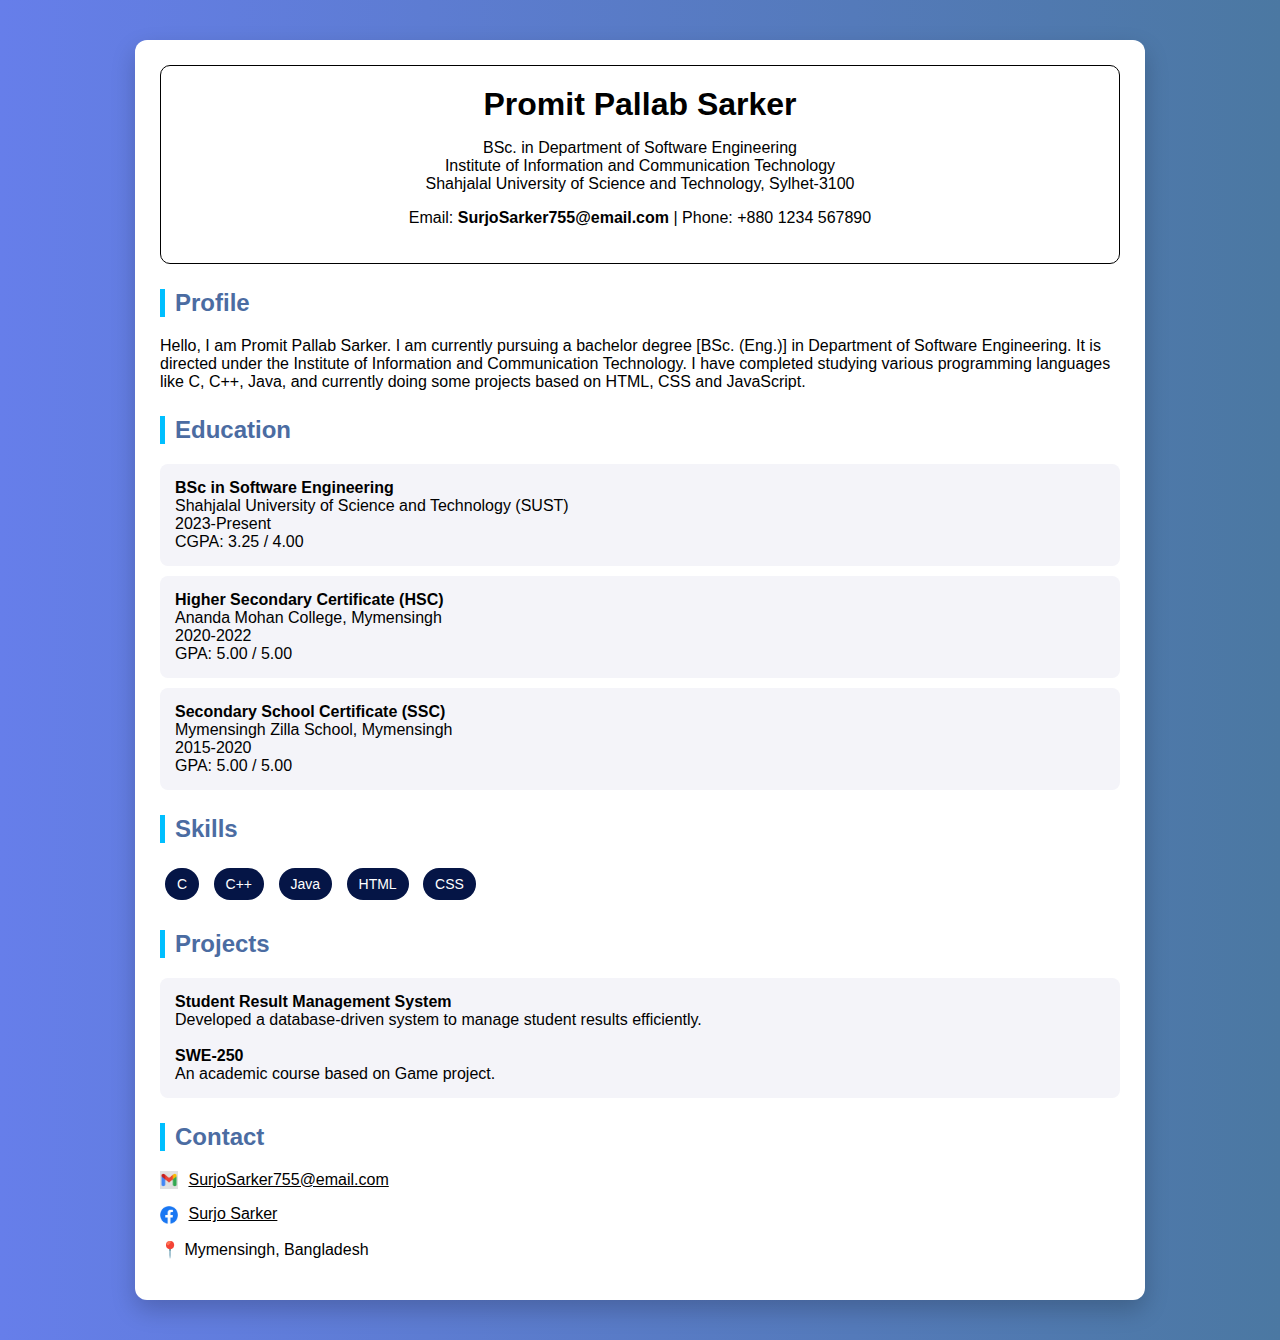
<file: WebTech_SWE/OnePage_CV/index.html>
<!DOCTYPE html>
<html>
<head>
    <title>One Page CV</title>
    <link rel="stylesheet" href="style.css">
</head>
<body>

    <div class="container">

        <div class="header">
            <h1>Promit Pallab Sarker</h1>
            <p>BSc. in Department of Software Engineering
                <br> 
                Institute of Information and Communication Technology
                <br> 
                Shahjalal University of Science and Technology, Sylhet-3100
            </p>
           <p>
                Email: 
                <a href="https://mail.google.com/mail/u/0" style="color: black;">SurjoSarker755@email.com</a> 
                | Phone: +880 1234 567890
            </p>
        </div>

        <div class="section">
            <h2>Profile</h2>
            <p>
                Hello, I am Promit Pallab Sarker. I am currently pursuing a bachelor degree [BSc. (Eng.)] in Department of Software Engineering. It is directed under the Institute of Information and Communication Technology. I have completed studying various programming languages like C, C++, Java, and currently doing some projects based on HTML, CSS and JavaScript.
            </p>
        </div>

        <div class="section">
            <h2>Education</h2>

            <div class="card">
                <strong>BSc in Software Engineering</strong><br>
                Shahjalal University of Science and Technology (SUST)<br>
                2023-Present<br>
                CGPA: 3.25 / 4.00
            </div>

            <div class="card">
                <strong>Higher Secondary Certificate (HSC)</strong><br>
                Ananda Mohan College, Mymensingh<br>
                2020-2022<br>
                GPA: 5.00 / 5.00
            </div>

            <div class="card">
                <strong>Secondary School Certificate (SSC)</strong><br>
                Mymensingh Zilla School, Mymensingh<br>
                2015-2020<br>
                GPA: 5.00 / 5.00
            </div>

</div>
        <div class="section">
            <h2>Skills</h2>
            <div class="skills">
                <span>C</span>
                <span>C++</span>
                <span>Java</span>
                <span>HTML</span>
                <span>CSS</span>
                
            </div>
        </div>

        <div class="section">
            <h2>Projects</h2>
            <div class="card">
                <strong>Student Result Management System</strong><br>
                Developed a database-driven system to manage student results efficiently.<br><br>
                <strong>SWE-250</strong><br>
                An academic course based on Game project.
            </div>
        </div>
        <div class="section">
            <h2>Contact</h2>

            <p>
                <img src="gmail.png" class="icon">
                <a href="https://mail.google.com/mail/u/0" style="color: black;">SurjoSarker755@email.com</a>
            </p>

            <p>
                <img src="Fb.png" class="icon"> 
                <a href="https://www.facebook.com/promit.pallab.sarker.180325" target="_blank">
                Surjo Sarker
                </a>
            </p>

            <p>
                📍 Mymensingh, Bangladesh
            </p>
        </div>

    </div>

</body>
</html>
</file>
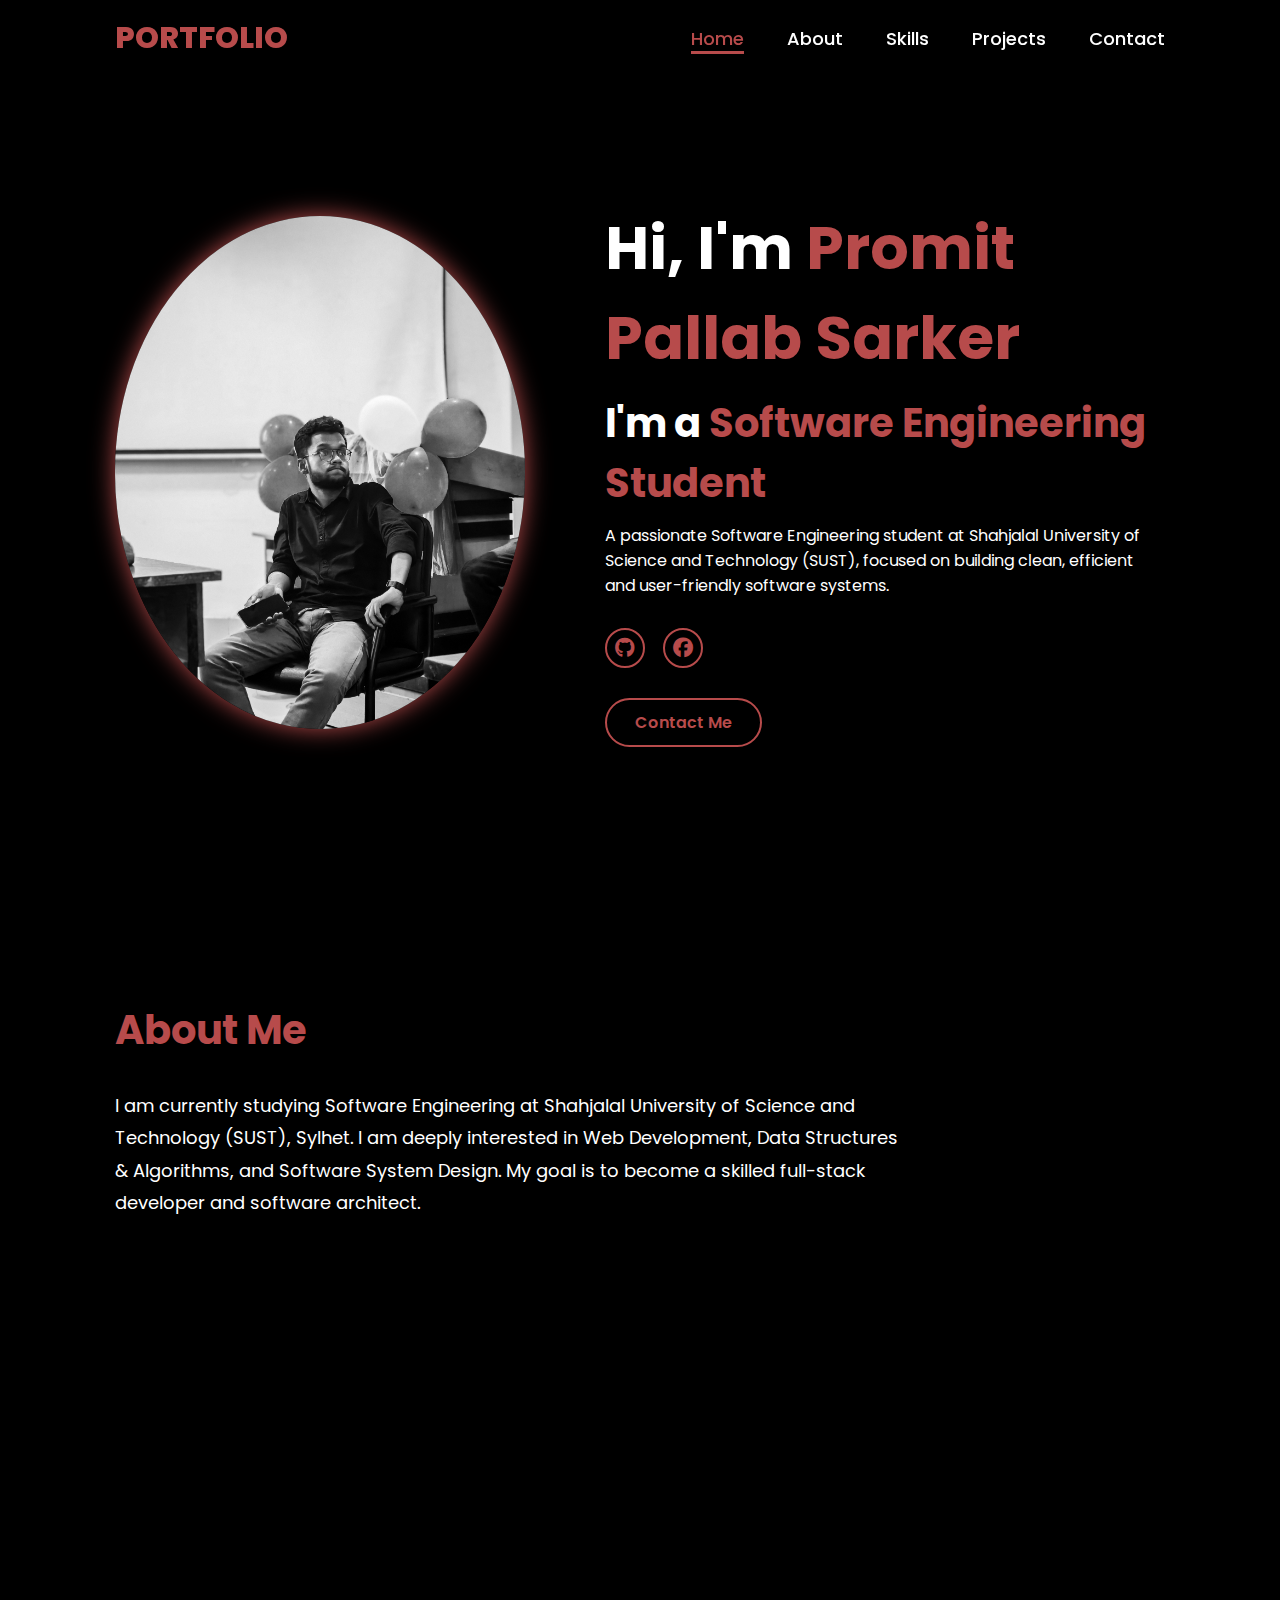
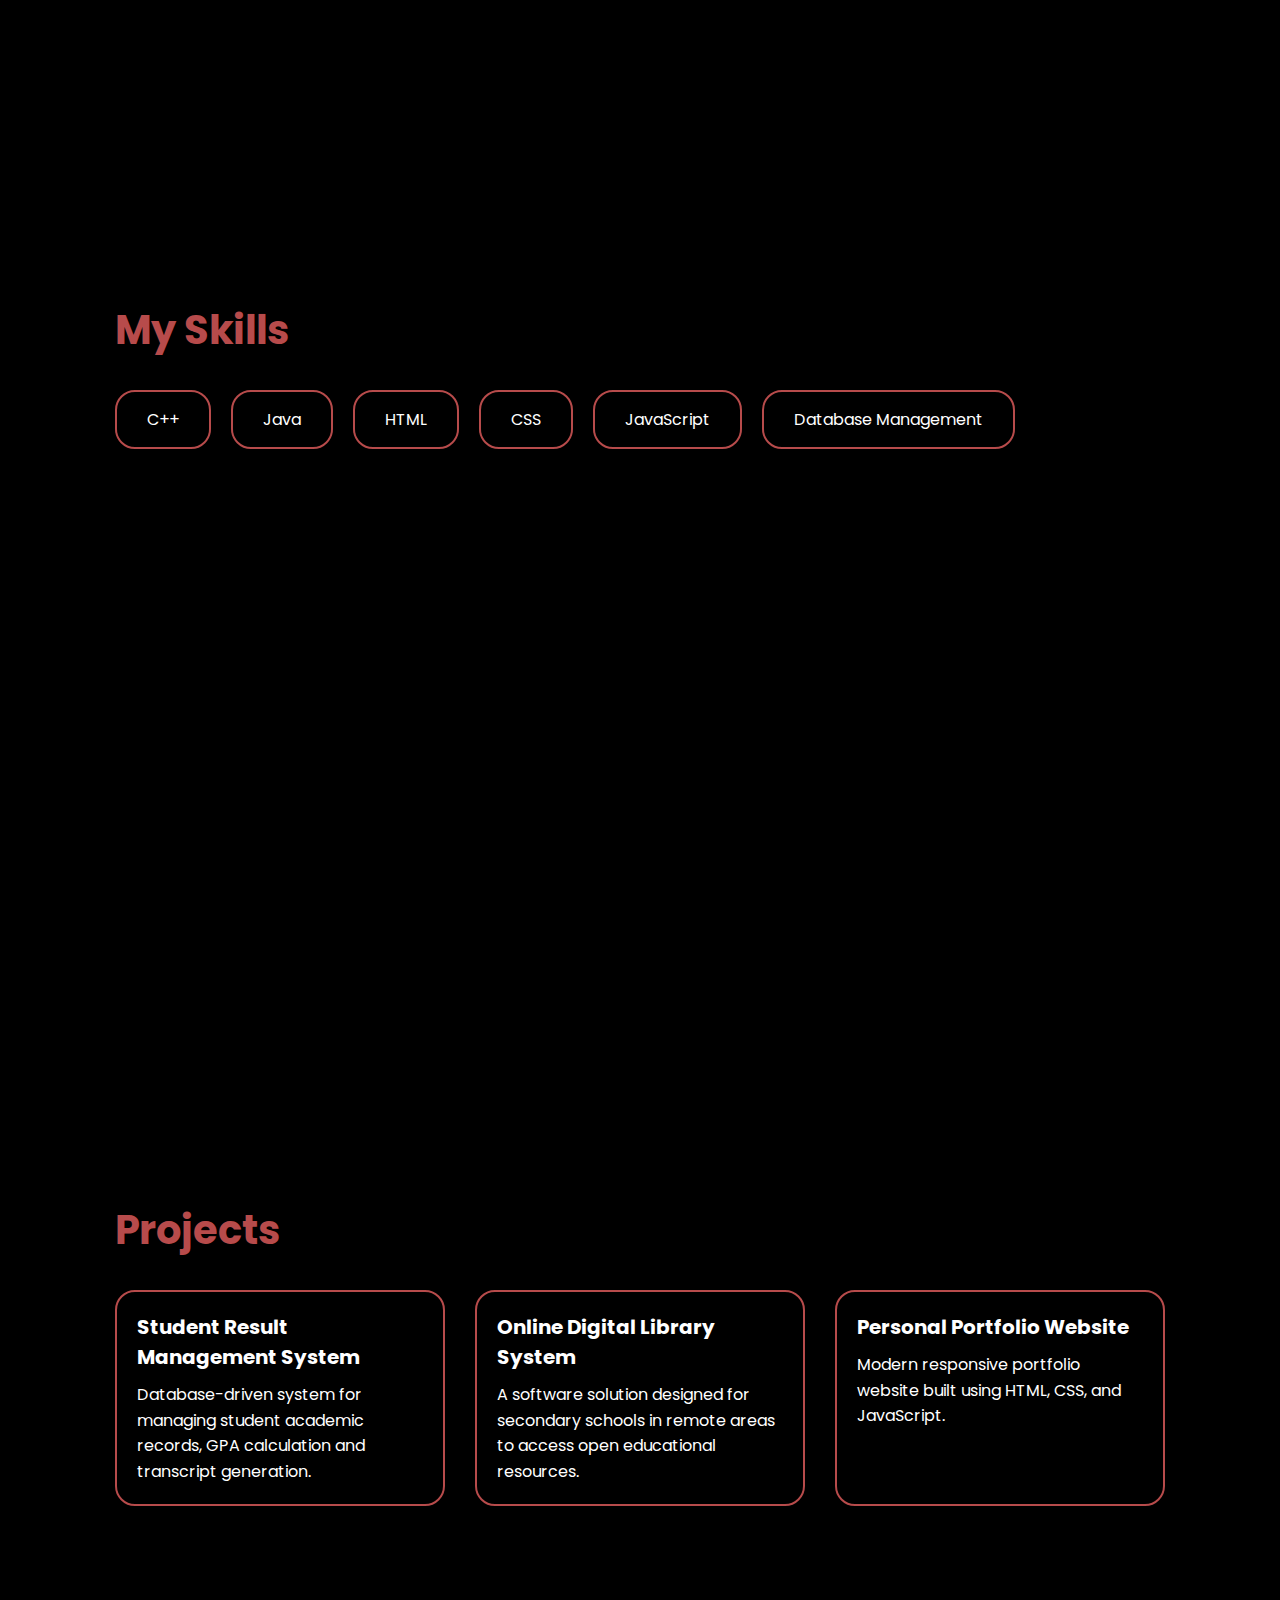
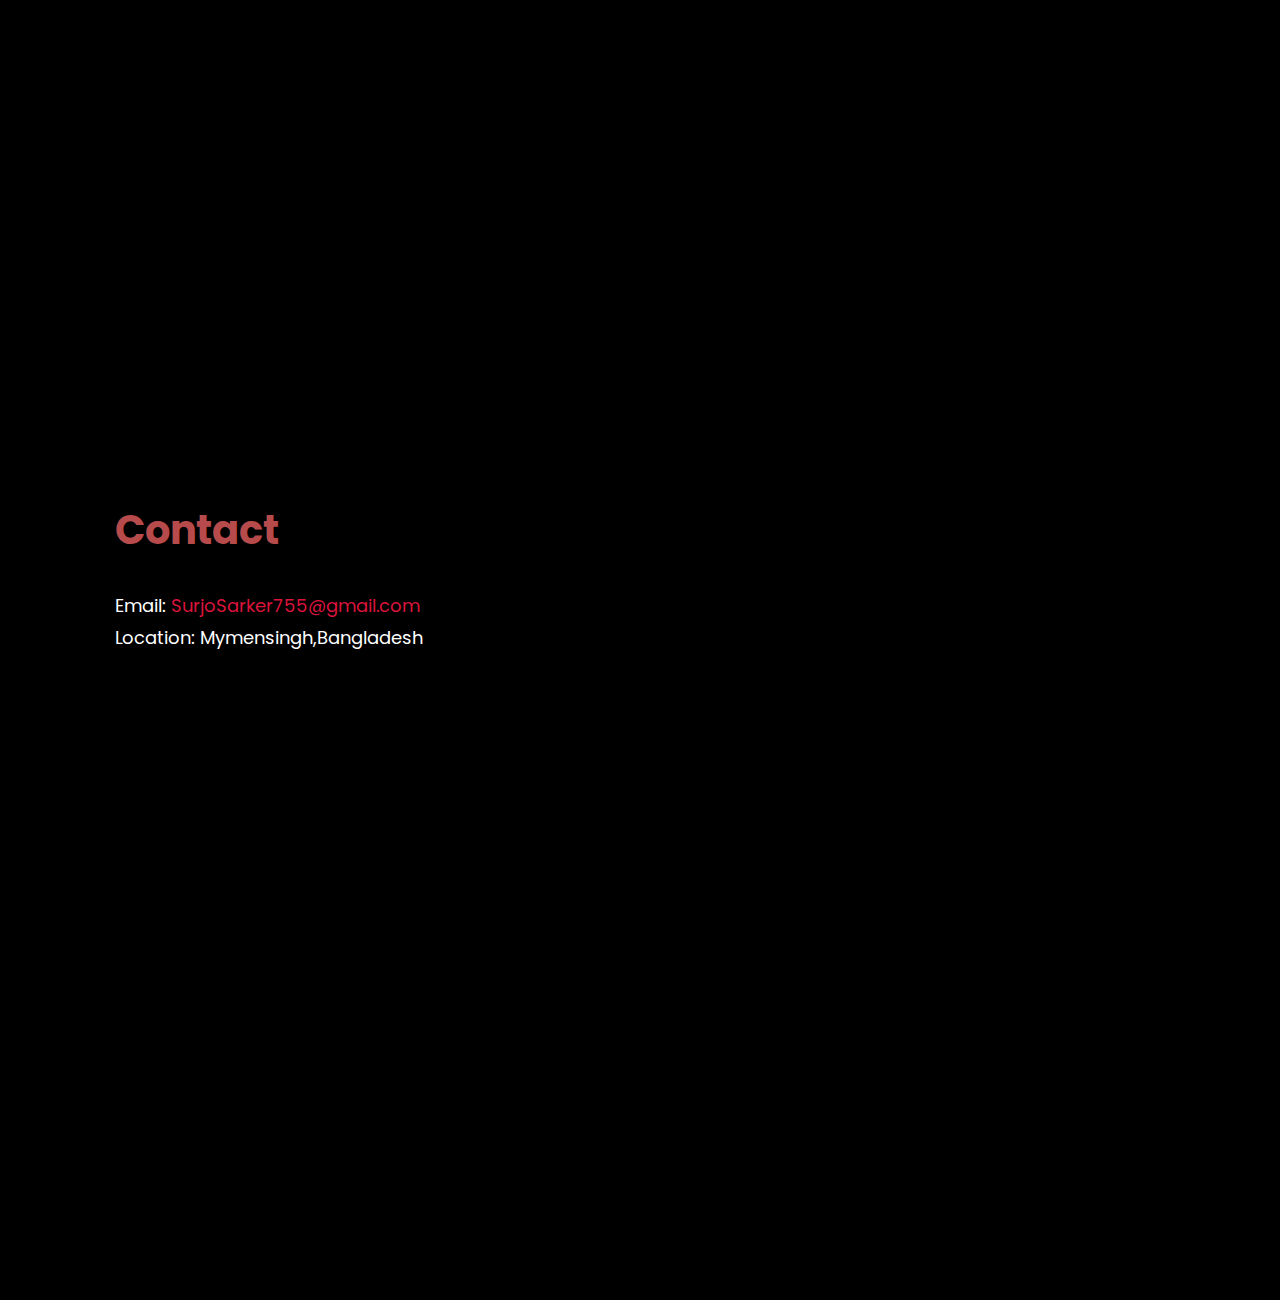
<file: WebTech_SWE/Portfoilo/index.html>
<!DOCTYPE html>
<html lang="en">
<head>
    <meta charset="UTF-8">
    <title>Surjo Sarker | Portfolio</title>
    <meta name="viewport" content="width=device-width, initial-scale=1.0">

    <link rel="stylesheet" href="https://cdnjs.cloudflare.com/ajax/libs/font-awesome/6.5.2/css/all.min.css">
    <link rel="stylesheet" href="style.css">
</head>

<body>

<header>
    <a href="#home" class="logo">PORTFOLIO</a>

    <nav>
        <a href="#home" class="active">Home</a>
        <a href="#about">About</a>
        <a href="#skills">Skills</a>
        <a href="#projects">Projects</a>
        <a href="#contact">Contact</a>
    </nav>
</header>


<section id="home" class="home">
    <div class="home-img">
        <img src="image.png" alt="Surjo Sarker">
    </div>

    <div class="home-content">
        <h1>Hi, I'm <span>Promit Pallab Sarker</span></h1>
        <h3 class="typing-text">I'm a <span></span></h3>

        <p>
            A passionate Software Engineering student at Shahjalal University of Science and Technology (SUST),
            focused on building clean, efficient and user-friendly software systems.
        </p>

        <div class="social-icons">
            <a href="https://github.com/SurjoSarker-Git/WebTech_SWE"><i class="fa-brands fa-github"></i></a>
            <a href="https://www.facebook.com/promit.pallab.sarker.180325"><i class="fa-brands fa-facebook"></i></a>
        </div>

        <a href="#contact" class="btn">Contact Me</a>
    </div>
</section>


<section id="about">
    <h2 class="section-title">About Me</h2>
    <p class="section-text">
        I am currently studying Software Engineering at Shahjalal University of Science and Technology (SUST), Sylhet.
        I am deeply interested in Web Development, Data Structures & Algorithms, and Software System Design.
        My goal is to become a skilled full-stack developer and software architect.
    </p>
</section>


<section id="skills">
    <h2 class="section-title">My Skills</h2>
    <div class="skills-container">
        <div class="skill-box">C++</div>
        <div class="skill-box">Java</div>
        <div class="skill-box">HTML</div>
        <div class="skill-box">CSS</div>
        <div class="skill-box">JavaScript</div>
        <div class="skill-box">Database Management</div>
    </div>
</section>


<section id="projects">
    <h2 class="section-title">Projects</h2>
    <div class="projects-container">

        <div class="project-card">
            <h3>Student Result Management System</h3>
            <p>Database-driven system for managing student academic records, GPA calculation and transcript generation.</p>
        </div>

        <div class="project-card">
            <h3>Online Digital Library System</h3>
            <p>A software solution designed for secondary schools in remote areas to access open educational resources.</p>
        </div>

        <div class="project-card">
            <h3>Personal Portfolio Website</h3>
            <p>Modern responsive portfolio website built using HTML, CSS, and JavaScript.</p>
        </div>

    </div>
</section>


<section id="contact">
    <h2 class="section-title">Contact</h2>
    <p class="section-text">
        Email: <a href="https://mail.google.com/mail/u/0" style="color: crimson;" >SurjoSarker755@gmail.com </a> <br>
        Location: Mymensingh,Bangladesh
    </p>
</section>

<script src="script.js"></script>
</body>
</html>
</file>
<file: WebTech_SWE/OnePage_CV/style.css>
*{
    color: black;
}
body {
    font-family: Arial, sans-serif;
    background: linear-gradient(to right, #667eea, #4b78a2);
    margin: 0;
    padding: 0;
}

.container {
    width: 75%;
    margin: 40px auto;
    background-color: #ffffff;
    border-radius: 12px;
    padding: 25px;
    box-shadow: 0 10px 25px rgba(0, 0, 0, 0.2);
}

.header {
    text-align: center;
    padding: 20px;
    /* background: linear-gradient(to right, #001aff, #0996ee); */
    border: 1px solid black;
    color: white;
    border-radius: 10px;
}

.header h1 {
    margin: 0;
}

.section {
    margin-top: 25px;
}

.section h2 {
    color: #4b6ca2;
    border-left: 5px solid #00bfff;
    padding-left: 10px;
}

.card {
    background-color: #f4f4f9;
    padding: 15px;
    border-radius: 8px;
    margin-top: 10px;
}

.skills {
    margin-top: 10px;
}

.skills span {
    display: inline-block;
    background-color: #051546;
    color: white;
    padding: 8px 12px;
    border-radius: 20px;
    margin: 5px;
    font-size: 14px;
}

.header a {
    color: white;
    text-decoration: none;
    font-weight: bold;
}

.header a:hover {
    text-decoration: underline;
}
.icon {
    width: 18px;       
    height: 18px;
    vertical-align: middle;
    margin-right: 6px;
}
</file>
<file: WebTech_SWE/Portfoilo/style.css>
@import url('https://fonts.googleapis.com/css2?family=Poppins:wght@100;200;300;400;500;600&display=swap');

*{
    margin: 0;
    padding: 0;
    box-sizing: border-box;
    text-decoration: none;
    border: none;
    outline: none;
    font-family: 'Poppins', sans-serif;
    scroll-behavior: smooth;
}

html{
    font-size: 62.5%;
}

body{
    background-color: black;
    color: white;
    overflow-x: hidden;
}


header{
    position: fixed;
    width: 100%;
    top: 0;
    left: 0;
    padding: 1.5rem 9%;
    display: flex;
    justify-content: space-between;
    align-items: center;
    z-index: 100;
    transition: 0.3s ease;
}

.logo{
    font-size: 3rem;
    color: #b74b4b;
    font-weight: 800;
}

nav a{
    font-size: 1.8rem;
    color: white;
    margin-left: 4rem;
    font-weight: 500;
    transition: 0.3s;
    border-bottom: 3px solid transparent;
}

nav a:hover,
nav a.active{
    color: #b74b4b;
    border-bottom: 3px solid #b74b4b;
}


section{
    min-height: 100vh;
    padding: 10rem 9% 5rem;
}


.home{
    display: flex;
    justify-content: center;
    align-items: center;
    gap: 8rem;
}

.home-content h1{
    font-size: 6rem;
    font-weight: 700;
}

.home-content h3{
    font-size: 4rem;
    margin: 1rem 0;
}

.home-content p{
    font-size: 1.6rem;
    max-width: 600px;
}

span{
    color: #b74b4b;
}


.home-img img{
    width: 32vw;
    border-radius: 50%;
    box-shadow: 0 0 25px #b74b4b;
    transition: 0.3s;
}

.home-img img:hover{
    transform: scale(1.05);
}


.social-icons a{
    display: inline-flex;
    justify-content: center;
    align-items: center;
    width: 4rem;
    height: 4rem;
    border: 2px solid #b74b4b;
    border-radius: 50%;
    margin: 3rem 1.5rem 3rem 0;
    color: #b74b4b;
    font-size: 2rem;
    transition: 0.3s;
}

.social-icons a:hover{
    background: #b74b4b;
    color: black;
    transform: scale(1.2);
}


.btn{
    display: inline-block;
    padding: 1rem 2.8rem;
    border: 2px solid #b74b4b;
    border-radius: 4rem;
    color: #b74b4b;
    font-size: 1.6rem;
    font-weight: 600;
    transition: 0.3s;
}

.btn:hover{
    background: #b74b4b;
    color: black;
}


.typing-text span::before{
    content: "Software Engineering Student";
    animation: words 15s infinite;
}

@keyframes words{
    0%,25%{ content: "Software Engineering Student"; }
    26%,50%{ content: "Web Developer"; }
    51%,75%{ content: "Problem Solver"; }
    76%,100%{ content: "Future Software Architect"; }
}

.section-title{
    font-size: 4rem;
    margin-bottom: 3rem;
    color: #b74b4b;
}

.section-text{
    font-size: 1.8rem;
    max-width: 800px;
    line-height: 1.8;
}


.skills-container{
    display: flex;
    flex-wrap: wrap;
    gap: 2rem;
}

.skill-box{
    padding: 1.5rem 3rem;
    border: 2px solid #b74b4b;
    border-radius: 2rem;
    font-size: 1.6rem;
    transition: 0.3s;
}

.skill-box:hover{
    background-color: #b74b4b;
    color: black;
}


.projects-container{
    display: flex;
    gap: 3rem;
    flex-wrap: wrap;
}

.project-card{
    flex: 1 1 30rem;
    padding: 2rem;
    border: 2px solid #b74b4b;
    border-radius: 2rem;
    transition: 0.3s;
}

.project-card h3{
    font-size: 2rem;
    margin-bottom: 1rem;
}

.project-card p{
    font-size: 1.6rem;
    line-height: 1.6;
}

.project-card:hover{
    background-color: #b74b4b;
    color: black;
}
</file>
